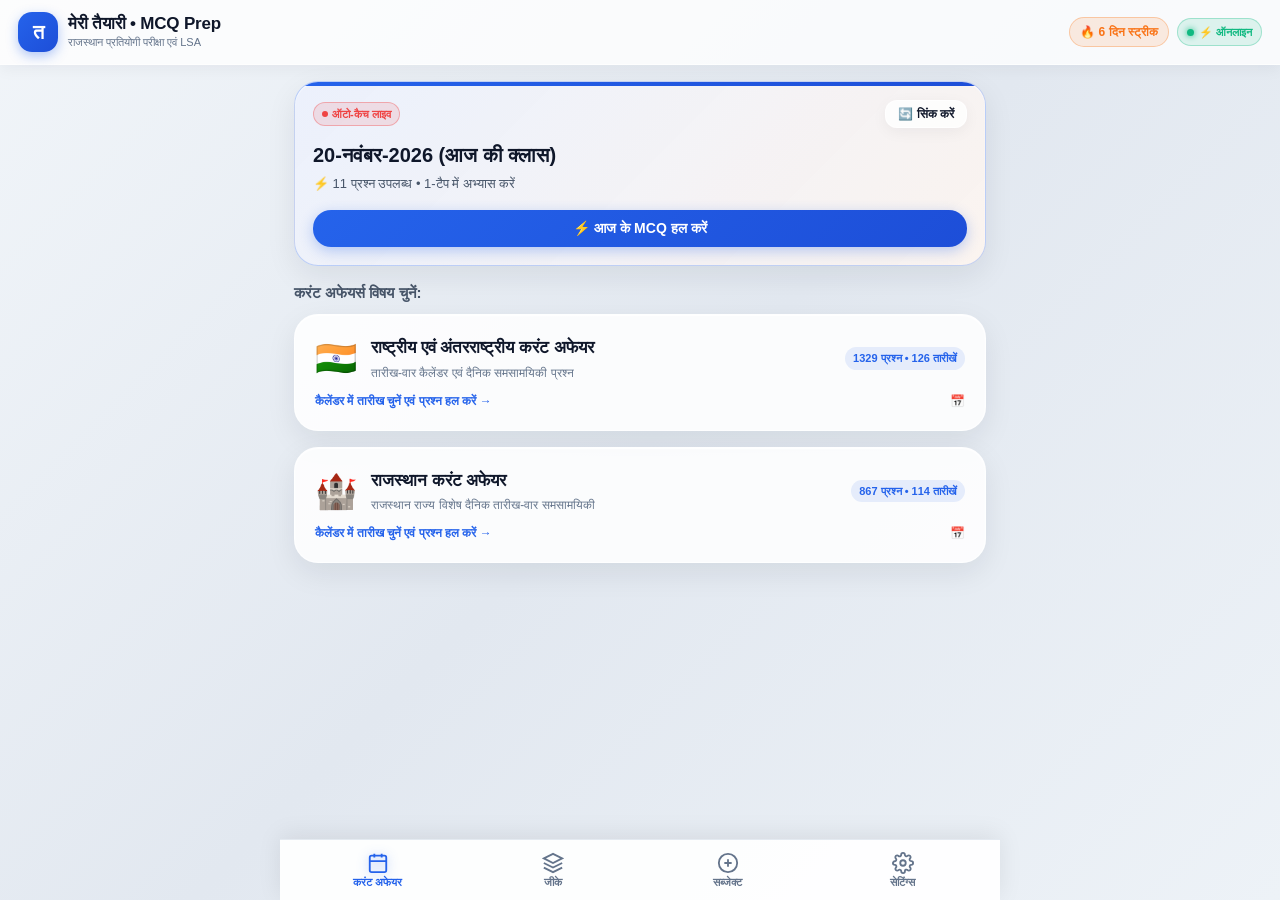
<file: index.html>
<!DOCTYPE html>
<html lang="hi" data-theme="light">
<head>
  <meta charset="UTF-8">
  <meta name="viewport" content="width=device-width, initial-scale=1.0, maximum-scale=1.0, user-scalable=no, viewport-fit=cover">
  <meta name="theme-color" content="#2563eb">
  <title>मेरी तैयारी • MCQ Prep</title>
  <link rel="stylesheet" href="app.css">
  <link rel="manifest" href="manifest.json">
</head>
<body>

  <!-- Top App Header -->
  <header class="app-header">
    <div class="brand-wrapper">
      <div class="brand-logo-badge">त</div>
      <div class="brand-text">
        <h1>मेरी तैयारी • MCQ Prep</h1>
        <p>राजस्थान प्रतियोगी परीक्षा एवं LSA</p>
      </div>
    </div>
    <div class="header-badges">
      <div class="streak-pill" id="header-streak-badge" data-action="open-streak-info">
        🔥 <span>6 दिन स्ट्रीक</span>
      </div>
      <div class="sync-status-pill" id="header-sync-status">
        <span class="sync-dot"></span>
        <span>🟢 ऑफलाइन तैयार</span>
      </div>
    </div>
  </header>

  <!-- Main View Container -->
  <main class="main-container">

    <!-- ================= TAB 1: करंट अफेयर ================= -->
    <section id="tab-ca" class="view-section active">
      
      <!-- 1. मुख्य पृष्ठ (केवल 2 मुख्य विकल्प: राष्ट्रीय/अंतरराष्ट्रीय और राजस्थान करंट अफेयर, यहाँ कैलेंडर नहीं दिखेगा) -->
      <div id="ca-main-hub">
        
        <!-- Top Priority Card: आज की क्लास • ऑटो-कैच लाइव -->
        <div class="glass-card today-priority-card">
          <div class="glass-card-header">
            <span class="live-badge">
              <span class="pulse-dot"></span>
              ऑटो-कैच लाइव
            </span>
            <button class="btn btn-secondary btn-sm" data-action="sync-today-class">
              🔄 सिंक करें
            </button>
          </div>
          <div class="today-content-box">
            <div class="today-date-text" id="today-class-date">
              20-नवंबर-2026 (आज की क्लास)
            </div>
            <div class="today-subtext" id="today-class-mcq-count">
              ताज़ा अपडेट: 19-नवंबर के 10 MCQ तैयार हैं • 20-नवंबर लाइव क्लास
            </div>
          </div>
          <div class="card-action-row">
            <button class="btn btn-primary btn-full" data-action="open-today-class">
              ⚡ आज के MCQ हल करें
            </button>
          </div>
        </div>

        <div style="margin: 16px 0 10px 0;">
          <h2 style="font-size: 15px; font-weight: 700; color: var(--text-secondary);">करंट अफेयर्स विषय चुनें:</h2>
        </div>

        <!-- विकल्प 1: राष्ट्रीय एवं अंतरराष्ट्रीय करंट अफेयर -->
        <div class="glass-card subject-card" data-action="open-ca-category" data-category="national_ca" style="padding: 20px; cursor: pointer;">
          <div class="glass-card-header" style="margin-bottom: 8px;">
            <div style="display: flex; align-items: center; gap: 14px;">
              <div style="font-size: 34px; line-height: 1;">🇮🇳</div>
              <div>
                <h3 class="card-title" style="font-size: 17px; margin-bottom: 3px;">
                  राष्ट्रीय एवं अंतरराष्ट्रीय करंट अफेयर
                </h3>
                <p style="font-size: 12px; color: var(--text-muted);">
                  तारीख-वार कैलेंडर एवं दैनिक समसामयिकी प्रश्न
                </p>
              </div>
            </div>
            <span class="badge-count" id="badge-nat-ca-count">1101 प्रश्न • 125 तारीखें</span>
          </div>
          <div style="display: flex; justify-content: space-between; align-items: center; margin-top: 10px; font-size: 12px; color: var(--primary); font-weight: 600;">
            <span>कैलेंडर में तारीख चुनें एवं प्रश्न हल करें →</span>
            <span>📅</span>
          </div>
        </div>

        <!-- विकल्प 2: राजस्थान करंट अफेयर -->
        <div class="glass-card subject-card" data-action="open-ca-category" data-category="rajasthan_ca" style="padding: 20px; cursor: pointer;">
          <div class="glass-card-header" style="margin-bottom: 8px;">
            <div style="display: flex; align-items: center; gap: 14px;">
              <div style="font-size: 34px; line-height: 1;">🏰</div>
              <div>
                <h3 class="card-title" style="font-size: 17px; margin-bottom: 3px;">
                  राजस्थान करंट अफेयर
                </h3>
                <p style="font-size: 12px; color: var(--text-muted);">
                  राजस्थान राज्य विशेष दैनिक तारीख-वार समसामयिकी
                </p>
              </div>
            </div>
            <span class="badge-unlinked" id="badge-raj-ca-count">0 प्रश्न • डॉक्यूमेंट लिंक नहीं है</span>
          </div>
          <div style="display: flex; justify-content: space-between; align-items: center; margin-top: 10px; font-size: 12px; color: var(--primary); font-weight: 600;">
            <span>कैलेंडर में तारीख चुनें एवं प्रश्न हल करें →</span>
            <span>📅</span>
          </div>
        </div>

      </div>

      <!-- 2. समर्पित कैलेंडर व तारीख-वार विवरण स्क्रीन (कैटेगरी पर टैप करने के बाद यहाँ दिखाई देगी) -->
      <div id="ca-category-detail" style="display: none;">
        
        <!-- Header with Back Button and Category Title -->
        <div class="glass-card" style="padding: 14px 16px; margin-bottom: 12px;">
          <div class="glass-card-header" style="margin-bottom: 0;">
            <button class="btn btn-secondary btn-sm" data-action="back-to-ca-hub">
              ← वापस (करंट अफेयर)
            </button>
            <button class="btn btn-secondary btn-sm" data-action="sync-current-affairs">
              🔄 सिंक करें
            </button>
          </div>
          <div style="margin-top: 10px;">
            <h2 id="ca-detail-title" style="font-size: 18px; font-weight: 800; line-height: 1.2;">
              राष्ट्रीय एवं अंतरराष्ट्रीय करंट अफेयर
            </h2>
            <p id="ca-detail-subtitle" style="font-size: 12px; color: var(--text-muted); margin-top: 3px;">
              कैलेंडर में किसी भी तारीख पर टैप करें, उस तारीख के प्रश्न एवं नोट्स ठीक नीचे लोड होंगे
            </p>
          </div>
        </div>

        <!-- Interactive Date-Wise Calendar Card -->
        <div class="glass-card calendar-card" id="calendar-section">
          <div class="calendar-header-nav">
            <div class="calendar-month-title">
              <span>📅</span>
              <select class="form-select" id="cal-month-select" data-action="select-cal-month" style="width: auto; padding: 4px 8px; font-weight: 700;">
                <option value="2026-11">नवंबर 2026</option>
                <option value="2026-10">अक्टूबर 2026</option>
                <option value="2026-09">सितंबर 2026</option>
                <option value="2026-08">अगस्त 2026</option>
                <option value="2026-07">जुलाई 2026</option>
              </select>
            </div>
            <div style="display: flex; gap: 6px; align-items: center;">
              <button class="btn btn-secondary btn-sm" data-action="cal-prev-month">◀</button>
              <button class="btn btn-secondary btn-sm" data-action="cal-next-month">▶</button>
            </div>
          </div>

          <!-- Weekdays Row -->
          <div class="calendar-weekdays">
            <div>सोम</div><div>मंगल</div><div>बुध</div><div>गुरु</div><div>शुक्र</div><div>शनि</div><div>रवि</div>
          </div>

          <!-- 7-Column Days Grid -->
          <div class="calendar-grid" id="calendar-days-grid">
            <!-- Populated dynamically by app.js -->
          </div>
        </div>

        <!-- Date-Range Mega Revision Tests -->
        <div class="glass-card mega-revision-card" style="margin-bottom: 16px;">
          <div class="glass-card-header">
            <h3 class="card-title" style="color: #4f46e5;">
              <span>⚡</span> तारीख-रेंज मेगा रिवीज़न टेस्ट
            </h3>
            <span class="badge-count" style="background: rgba(79, 70, 229, 0.15); color: #4f46e5;">साप्ताहिक व मासिक</span>
          </div>
          <div class="mega-btn-group">
            <button class="btn btn-secondary btn-full" data-action="launch-mega-test" data-type="last_7_days">
              ⏱️ पिछले 7 दिन (साप्ताहिक)
            </button>
            <button class="btn btn-primary btn-full" data-action="launch-mega-test" data-type="full_month">
              🏆 पूरा महीना (1 से 20)
            </button>
          </div>
        </div>

        <!-- Date-Specific Content Directly Below Calendar -->
        <div id="ca-date-content-container">
          <!-- Populated when user taps any date in calendar! -->
        </div>

      </div>

    </section>

    <!-- ================= TAB 2: राजस्थान जीके ================= -->
    <section id="tab-gk" class="view-section">
      
      <!-- Sub-tabs bar: No dates! -->
      <div class="subtab-bar">
        <button class="subtab-btn active" data-action="switch-gk-subtab" data-subcat="geography">
          🗺️ राजस्थान भूगोल
        </button>
        <button class="subtab-btn" data-action="switch-gk-subtab" data-subcat="art_culture">
          🎭 कला एवं संस्कृति
        </button>
        <button class="subtab-btn" data-action="switch-gk-subtab" data-subcat="history">
          ⚔️ राजस्थान इतिहास
        </button>
      </div>

      <!-- Chapter-wise List -->
      <div id="gk-chapters-list">
        <!-- Rendered if linked -->
      </div>

      <!-- Empty State / Zero-Fabrication Prompt -->
      <div class="empty-state-box" id="gk-empty-state">
        <span class="empty-icon">📂</span>
        <h4 id="gk-empty-category-name">राजस्थान भूगोल</h4>
        <p><strong>0 प्रश्न • डॉक्यूमेंट लिंक नहीं है</strong><br>इस विषय के लिए अभी कोई गूगल डॉक लिंक नहीं किया गया है।</p>
        <button class="btn btn-primary" data-action="prompt-add-doc" data-target="geography">
          सेटिंग्स में डॉक्यूमेंट जोड़ें →
        </button>
      </div>

    </section>

    <!-- ================= TAB 3: सब्जेक्ट (LSA Veterinary) ================= -->
    <section id="tab-lsa" class="view-section">
      
      <div style="margin-bottom: 12px;">
        <h2 style="font-size: 16px; font-weight: 700;">पशुधन सहायक (LSA) डिप्लोमा विषय</h2>
        <p style="font-size: 12px; color: var(--text-muted);">सभी 10 वेटरनरी विषय • अध्याय-वार अभ्यास (शून्य डमी प्रश्न नियम)</p>
      </div>

      <div id="lsa-subjects-container">
        <!-- 10 Veterinary Subjects populated dynamically -->
      </div>

    </section>

    <!-- ================= TAB 4: सेटिंग्स ================= -->
    <section id="tab-settings" class="view-section">

      <!-- 0. Google Gemini AI Engine Configuration -->
      <div class="glass-card" style="margin-bottom: 16px; border: 1.5px solid rgba(59, 130, 246, 0.35);">
        <div class="glass-card-header">
          <h3 class="card-title">
            <span>🤖</span> Google Gemini AI इंजन
          </h3>
          <span class="badge-count" style="background: rgba(16, 185, 129, 0.15); color: #059669; font-weight: 700;">सक्रिय (Active)</span>
        </div>
        <p style="font-size: 13px; color: var(--text-secondary); margin-bottom: 12px; line-height: 1.5;">
          Google Gemini AI आपके गूगल डॉक्स व नोट्स को समझकर परीक्षा स्तर के प्रामाणिक प्रश्न और 4 सटीक विकल्प तैयार करता है।
        </p>

        <div class="form-group" style="margin-bottom: 10px;">
          <label class="form-label">Google Gemini API Key:</label>
          <div style="display: flex; gap: 8px;">
            <input type="password" class="form-input" id="gemini-api-key-input" placeholder="AQ.Ab... या AIzaSy..." style="flex: 1; font-family: monospace;">
            <button class="btn btn-secondary btn-sm" id="btn-toggle-key-visibility" type="button" title="Key देखें / छुपाएं">👁️</button>
          </div>
        </div>

        <div style="display: flex; align-items: center; gap: 10px;">
          <button class="btn btn-primary btn-sm" id="btn-save-gemini-key">
            💾 API Key सेव करें
          </button>
          <span id="gemini-key-status" style="font-size: 12px; font-weight: 600; color: #059669;"></span>
        </div>
      </div>

      <!-- 1. Add & Manage Google Docs -->
      <div class="glass-card" id="add-doc-card">
        <div class="glass-card-header">
          <h3 class="card-title">
            <span>📄</span> डॉक्यूमेंट ऐड एवं मैनेज करें
          </h3>
          <span class="badge-count">स्मार्ट पार्सर</span>
        </div>
        <p style="font-size: 13px; color: var(--text-secondary); margin-bottom: 14px;">
          गूगल डॉक्स URL या टेक्स्ट नोट्स जोड़ें। करंट अफेयर्स में तारीखें स्वतः पहचान ली जाती हैं।
        </p>

        <div class="form-group">
          <label class="form-label">टारगेट विषय / श्रेणी चुनें:</label>
          <select class="form-select" id="target-category-select">
            <optgroup label="करंट अफेयर">
              <option value="national_ca">राष्ट्रीय एवं अंतरराष्ट्रीय करंट अफेयर</option>
              <option value="rajasthan_ca">राजस्थान करंट अफेयर</option>
            </optgroup>
            <optgroup label="राजस्थान सामान्य ज्ञान">
              <option value="geography">राजस्थान भूगोल (Geography)</option>
              <option value="art_culture">कला एवं संस्कृति (Art & Culture)</option>
              <option value="history">राजस्थान इतिहास (History)</option>
            </optgroup>
            <optgroup label="LSA वेटरनरी 10 विषय">
              <option value="lsa_anatomy">1. वेटरनरी एनाटॉमी</option>
              <option value="lsa_physiology">2. वेटरनरी फिजियोलॉजी</option>
              <option value="lsa_nutrition">3. पशु पोषण</option>
              <option value="lsa_lpm">4. पशुधन उत्पादन एवं प्रबंधन (LPM)</option>
              <option value="lsa_pharmacology">5. वेटरनरी फार्माकोलॉजी एवं टॉक्सिकोलॉजी</option>
              <option value="lsa_medicine">6. वेटरनरी मेडिसिन</option>
              <option value="lsa_surgery">7. वेटरनरी सर्जरी एवं रेडियोलॉजी</option>
              <option value="lsa_gynecology">8. पशु प्रजनन एवं स्त्री रोग विज्ञान</option>
              <option value="lsa_genetics">9. पशु आनुवंशिकी एवं प्रजनन</option>
              <option value="lsa_extension">10. प्रसार शिक्षा एवं पशुपालन अर्थशास्त्र</option>
            </optgroup>
          </select>
        </div>

        <div class="form-group">
          <label class="form-label">गूगल डॉक्स URL:</label>
          <input type="url" class="form-input" id="doc-url-input" placeholder="https://docs.google.com/document/d/.../edit">
        </div>

        <div class="form-group">
          <label class="form-label">अध्याय शीर्षक (जीके / LSA हेतु):</label>
          <input type="text" class="form-input" id="chapter-title-input" placeholder="उदा. भौतिक प्रदेश / पाचन तंत्र (वैकल्पिक)">
        </div>

        <div class="form-group">
          <label class="form-label">या सीधे नोट्स टेक्स्ट पेस्ट करें (ऑफलाइन / प्राइवेट डॉक):</label>
          <textarea class="form-textarea" id="raw-text-input" rows="3" placeholder="यहाँ प्रश्न/उत्तर या दैनिक नोट्स पेस्ट करें..."></textarea>
        </div>

        <button class="btn btn-primary btn-full" id="btn-save-doc">
          🔄 इंक्रीमेंटल री-सिंक एवं सेव करें
        </button>

        <div id="doc-sync-status-msg" style="display: none; margin-top: 10px; font-size: 13px; font-weight: 600;"></div>

        <!-- Linked Docs Table -->
        <div style="margin-top: 18px;">
          <h4 style="font-size: 13px; font-weight: 700; color: var(--text-secondary); margin-bottom: 8px;">लिंक किए गए डॉक्यूमेंट:</h4>
          <div style="overflow-x: auto;">
            <table style="width: 100%; border-collapse: collapse; font-size: 13px;">
              <thead>
                <tr style="text-align: left; color: var(--text-muted); border-bottom: 1.5px solid var(--glass-border);">
                  <th style="padding: 6px 8px;">विषय</th>
                  <th style="padding: 6px 8px;">MCQ संख्या</th>
                  <th style="padding: 6px 8px;">स्थिति</th>
                </tr>
              </thead>
              <tbody id="linked-docs-tbody">
                <!-- Rendered dynamically -->
              </tbody>
            </table>
          </div>
        </div>

      </div>

      <!-- 2. Wrong Answer Vault -->
      <div class="glass-card" style="border-left: 4px solid var(--danger);">
        <div class="glass-card-header">
          <h3 class="card-title">
            <span>🚨</span> गलत सवाल (Wrong Answer Vault)
          </h3>
          <span class="badge-count" id="vault-count-badge" style="background: var(--danger-bg); color: var(--danger);">0 प्रश्न</span>
        </div>
        <p style="font-size: 13px; color: var(--text-secondary); margin-bottom: 12px;">
          प्रैक्टिस या एग्जाम में गलत हुए सवाल यहाँ स्वतः सहेजे जाते हैं। री-टेस्ट में सही उत्तर देने पर सवाल तिजोरी से हट जाता है।
        </p>
        <button class="btn btn-secondary btn-full" data-action="open-wrong-vault">
          ⚡ गलत सवालों का री-टेस्ट शुरू करें
        </button>
      </div>

      <!-- 3. Saved Bookmarks -->
      <div class="glass-card" style="border-left: 4px solid var(--accent-orange);">
        <div class="glass-card-header">
          <h3 class="card-title">
            <span>★</span> बुकमार्क सवाल (Saved Bookmarks)
          </h3>
          <span class="badge-count" id="bookmarks-count-badge" style="background: var(--accent-orange-light); color: var(--accent-orange);">0 प्रश्न</span>
        </div>
        <p style="font-size: 13px; color: var(--text-secondary); margin-bottom: 12px;">
          कठिन या महत्वपूर्ण सवाल जिन्हें आपने त्वरित रिवीज़न के लिए बुकमार्क किया है।
        </p>
        <button class="btn btn-secondary btn-full" data-action="open-bookmarks">
          📖 बुकमार्क सवालों का रिवीज़न करें
        </button>
      </div>

      <!-- 4. In-App Live Update -->
      <div class="glass-card">
        <div class="glass-card-header">
          <h3 class="card-title">
            <span>🚀</span> इन-ऐप अपडेट (Live Update)
          </h3>
          <span class="badge-count">v4.0.0</span>
        </div>
        <p style="font-size: 13px; color: var(--text-secondary); margin-bottom: 12px;">
          नवीनतम करंट अफेयर्स पैच और RPSC/RSSB सिलेबस अपडेट सीधे ऐप में इंस्टॉल करें।
        </p>
        <button class="btn btn-primary btn-full" id="btn-check-update" data-action="check-in-app-update">
          🔄 अपडेट चेक व इंस्टॉल करें
        </button>
        <div class="update-progress-container" id="update-progress-box">
          <div class="progress-track">
            <div class="progress-fill" id="update-progress-fill"></div>
          </div>
          <div class="progress-status-msg" id="update-status-text">अपडेट प्रारंभ हो रहा है...</div>
        </div>
      </div>

      <!-- 5. Theme & Offline Storage -->
      <div class="glass-card">
        <div class="glass-card-header">
          <h3 class="card-title">
            <span>⚙️</span> थीम व ऑफलाइन लोकल कैश
          </h3>
        </div>

        <div class="form-group">
          <label class="form-label">थीम का चयन करें:</label>
          <select class="form-select" id="settings-theme-select">
            <option value="light">☀️ Light Liquid Glass (दिन के लिए)</option>
            <option value="dark">🌙 Dark Liquid Glass (आँखों के लिए आरामदायक)</option>
          </select>
        </div>

        <div style="display: flex; justify-content: space-between; font-size: 13px; margin: 12px 0;">
          <span style="color: var(--text-muted);">कुल ऑफलाइन MCQs:</span>
          <span style="font-weight: 700;" id="stat-total-mcqs">1101 MCQs</span>
        </div>
        <div style="display: flex; justify-content: space-between; font-size: 13px; margin: 12px 0;">
          <span style="color: var(--text-muted);">लोकल स्टोरेज स्थिति:</span>
          <span style="font-weight: 700; color: var(--success);" id="stat-storage-size">2.4 MB / 100% ऑफलाइन कैश</span>
        </div>

        <div class="card-action-row" style="margin-top: 14px;">
          <button class="btn btn-secondary btn-full" data-action="export-backup-json">
            💾 बैकअप JSON एक्सपोर्ट
          </button>
          <button class="btn btn-secondary btn-full" data-action="clear-cache" style="color: var(--danger);">
            🗑️ कैश रीसेट करें
          </button>
        </div>
      </div>

    </section>

    <!-- ================= QUIZ & STUDY WORKSPACE VIEW ================= -->
    <section id="view-workspace" class="view-section">
      
      <!-- Top Navigation & Title Bar -->
      <div class="glass-card">
        <div class="glass-card-header">
          <button class="btn btn-secondary btn-sm" data-action="close-workspace">
            ← वापस जाएं
          </button>
          <div style="display: flex; gap: 6px;">
            <button class="btn btn-secondary btn-sm" data-action="reset-chapter-answers" id="btn-reset-chapter" title="इस अध्याय के उत्तर री-सेट करके पुनः अभ्यास करें">
              🔄 पुनः हल करें
            </button>
            <button class="btn btn-secondary btn-sm" data-action="open-print-modal">
              🖨️ A4 PDF
            </button>
          </div>
        </div>
        <h2 id="workspace-title" style="font-size: 16px; font-weight: 800; line-height: 1.3;">-</h2>
        <p id="workspace-subtitle" style="font-size: 12px; color: var(--text-muted); margin-top: 4px;">-</p>
      </div>

      <!-- Controls: View Switcher & Mode Switcher -->
      <div class="view-mode-toggles">
        <div class="segmented-control">
          <button class="segment-btn active" data-action="switch-quiz-view" data-view="mcq">
            📝 MCQ अभ्यास
          </button>
          <button class="segment-btn" data-action="switch-quiz-view" data-view="oneliner">
            📖 वन-लाइनर नोट्स
          </button>
        </div>

        <div class="segmented-control">
          <button class="segment-btn active" data-action="switch-quiz-mode" data-mode="practice">
            ⚡ प्रैक्टिस मोड
          </button>
          <button class="segment-btn" data-action="switch-quiz-mode" data-mode="exam">
            ⏱️ एग्जाम मोड
          </button>
        </div>
      </div>

      <!-- Exam Timer Bar (Visible only in Exam mode) -->
      <div class="exam-timer-bar" id="exam-timer-bar" style="display: none; margin-top: 14px;">
        <div class="timer-display">
          <span>⏳</span>
          <span id="exam-timer-text">00:00</span>
        </div>
        <div class="marking-info-tag">
          RPSC/RSSB: +2 सही | -0.67 निगेटिव (1/3)
        </div>
      </div>

      <!-- Exam Question Palette (Visible only in Exam mode) -->
      <div id="exam-palette-container" style="display: none;">
        <div class="exam-palette" id="exam-palette-grid">
          <!-- Populated dynamically -->
        </div>
      </div>

      <!-- Questions Container -->
      <div id="workspace-mcq-list" style="margin-top: 16px;">
        <!-- MCQ cards populated dynamically -->
      </div>

      <!-- One-Liners Container -->
      <div id="workspace-oneliner-list" style="display: none; margin-top: 16px;">
        <!-- One liner cards populated dynamically -->
      </div>

      <!-- Submit Exam Button -->
      <div id="btn-submit-exam" style="display: none; margin-top: 16px;">
        <button class="btn btn-primary btn-full" data-action="submit-exam" style="padding: 14px; font-size: 16px;">
          🏁 परीक्षा सबमिट करें व स्कोरकार्ड देखें
        </button>
      </div>

    </section>

  </main>

  <!-- ================= FIXED 4-TAB BOTTOM NAVIGATION BAR ================= -->
  <nav class="bottom-nav-bar">
    <button class="nav-tab-btn active" data-tab="tab-ca">
      <svg viewBox="0 0 24 24"><path d="M19 4H5a2 2 0 0 0-2 2v14a2 2 0 0 0 2 2h14a2 2 0 0 0 2-2V6a2 2 0 0 0-2-2zM16 2v4M8 2v4M3 10h18"/></svg>
      <span>करंट अफेयर</span>
    </button>
    <button class="nav-tab-btn" data-tab="tab-gk">
      <svg viewBox="0 0 24 24"><path d="M12 2L2 7l10 5 10-5-10-5zM2 17l10 5 10-5M2 12l10 5 10-5"/></svg>
      <span>जीके</span>
    </button>
    <button class="nav-tab-btn" data-tab="tab-lsa">
      <svg viewBox="0 0 24 24"><circle cx="12" cy="12" r="10"/><path d="M12 8v8M8 12h8"/></svg>
      <span>सब्जेक्ट</span>
    </button>
    <button class="nav-tab-btn" data-tab="tab-settings">
      <svg viewBox="0 0 24 24"><circle cx="12" cy="12" r="3"/><path d="M19.4 15a1.65 1.65 0 0 0 .33 1.82l.06.06a2 2 0 0 1 0 2.83 2 2 0 0 1-2.83 0l-.06-.06a1.65 1.65 0 0 0-1.82-.33 1.65 1.65 0 0 0-1 1.51V21a2 2 0 0 1-2 2 2 2 0 0 1-2-2v-.09A1.65 1.65 0 0 0 9 19.4a1.65 1.65 0 0 0-1.82.33l-.06.06a2 2 0 0 1-2.83 0 2 2 0 0 1 0-2.83l.06-.06a1.65 1.65 0 0 0 .33-1.82 1.65 1.65 0 0 0-1.51-1H3a2 2 0 0 1-2-2 2 2 0 0 1 2-2h.09A1.65 1.65 0 0 0 4.6 9a1.65 1.65 0 0 0-.33-1.82l-.06-.06a2 2 0 0 1 0-2.83 2 2 0 0 1 2.83 0l.06.06a1.65 1.65 0 0 0 1.82.33H9a1.65 1.65 0 0 0 1-1.51V3a2 2 0 0 1 2-2 2 2 0 0 1 2 2v.09a1.65 1.65 0 0 0 1 1.51 1.65 1.65 0 0 0 1.82-.33l.06-.06a2 2 0 0 1 2.83 0 2 2 0 0 1 0 2.83l-.06.06a1.65 1.65 0 0 0-.33 1.82V9a1.65 1.65 0 0 0 1.51 1H21a2 2 0 0 1 2 2 2 2 0 0 1-2 2h-.09a1.65 1.65 0 0 0-1.51 1z"/></svg>
      <span>सेटिंग्स</span>
    </button>
  </nav>

  <!-- ================= MODALS ================= -->

  <!-- Scorecard Modal -->
  <div class="modal-overlay" id="scorecard-modal">
    <div class="modal-sheet">
      <div class="modal-title">
        <span>🏆</span> परीक्षा स्कोरकार्ड (RPSC / RSSB)
      </div>
      <p style="font-size: 13px; color: var(--text-secondary);">
        1/3 निगेटिव मार्किंग (-0.67 अंक) के साथ अंतिम परिणाम:
      </p>

      <div class="scorecard-stats-grid">
        <div class="stat-metric-card">
          <div class="metric-num" id="score-total-val">0</div>
          <div class="metric-label">कुल प्राप्तांक</div>
        </div>
        <div class="stat-metric-card">
          <div class="metric-num" style="color: var(--success);" id="score-correct-val">0</div>
          <div class="metric-label">सही उत्तर (+2)</div>
        </div>
        <div class="stat-metric-card">
          <div class="metric-num" style="color: var(--danger);" id="score-wrong-val">0</div>
          <div class="metric-label">गलत उत्तर (-0.67)</div>
        </div>
      </div>

      <div class="scorecard-stats-grid">
        <div class="stat-metric-card">
          <div class="metric-num" style="color: var(--text-muted);" id="score-unattempted-val">0</div>
          <div class="metric-label">अनुत्तरित (0)</div>
        </div>
        <div class="stat-metric-card" style="grid-column: span 2;">
          <div class="metric-num" style="color: var(--primary);" id="score-accuracy-val">0%</div>
          <div class="metric-label">सटीकता (Accuracy %)</div>
        </div>
      </div>

      <button class="btn btn-primary btn-full" data-action="close-scorecard-modal" style="margin-top: 10px;">
        📖 सभी प्रश्नों की व्याख्या देखें
      </button>
    </div>
  </div>

  <!-- Print Layout Selection Modal -->
  <div class="modal-overlay" id="print-modal">
    <div class="modal-sheet">
      <div class="modal-title">
        <span>🖨️</span> प्रिंट-रेडी A4 PDF एक्सपोर्ट
      </div>
      <p style="font-size: 13px; color: var(--text-secondary); margin-bottom: 16px;">
        परीक्षा रिवीज़न के लिए प्रिंट लेआउट चुनें (बिना किसी वीडियो टाइमस्टैम्प के स्वच्छ A4 लेआउट):
      </p>

      <div style="display: flex; flex-direction: column; gap: 10px;">
        <button class="btn btn-primary btn-full" data-action="trigger-print" data-layout="1-col">
          📄 फुल A4 (1-कॉलम विस्तृत लेआउट)
        </button>
        <button class="btn btn-secondary btn-full" data-action="trigger-print" data-layout="2-col">
          📑 हाफ-पेज A4 (2-कॉलम कॉम्पैक्ट प्रिंट)
        </button>
        <button class="btn btn-secondary btn-full" data-action="close-print-modal" style="margin-top: 6px;">
          रद्द करें
        </button>
      </div>
    </div>
  </div>

  <!-- Streak Info Modal -->
  <div class="modal-overlay" id="streak-modal">
    <div class="modal-sheet">
      <div class="modal-title">
        <span>🔥</span> दैनिक अध्ययन स्ट्रीक
      </div>
      <p style="font-size: 14px; line-height: 1.6; color: var(--text-secondary);">
        आपकी वर्तमान स्ट्रीक <strong>सक्रिय</strong> है! प्रतिदिन करंट अफेयर्स या विषयवार MCQ हल करने से आपकी परीक्षा स्मरण शक्ति 4x बढ़ती है।
      </p>
      <div style="background: var(--accent-orange-light); border-radius: var(--radius-md); padding: 14px; margin: 14px 0; text-align: center;">
        <div style="font-size: 28px; font-weight: 800; color: var(--accent-orange);">🔥 लगातार अभ्यास</div>
        <div style="font-size: 12px; font-weight: 600; color: var(--text-muted); margin-top: 4px;">RPSC / RSSB चयन का मूल मंत्र: निरंतरता</div>
      </div>
      <button class="btn btn-primary btn-full" data-action="close-streak-modal">
        समझ गया, अभ्यास जारी रखें
      </button>
    </div>
  </div>

  <!-- Clean Print Area (Hidden on screen, populated dynamically for window.print()) -->
  <div id="print-area-content"></div>

  <!-- Scripts: Initial Data -> Parser Engine -> App Controller -->
  <script src="initial_data.js"></script>
  <script src="parser.js"></script>
  <script src="app.js"></script>
</body>
</html>
</file>
<file: app.css>
/* Apple iOS 18 Liquid Glass Theme - "मेरी तैयारी (MCQ Prep)" */

:root {
  /* Light Liquid Glass Palette */
  --bg-gradient: linear-gradient(135deg, #f1f5f9 0%, #e2e8f0 50%, #edf2f7 100%);
  --glass-bg: rgba(255, 255, 255, 0.78);
  --glass-bg-subtle: rgba(255, 255, 255, 0.55);
  --glass-card: rgba(255, 255, 255, 0.85);
  --glass-border: rgba(255, 255, 255, 0.75);
  --glass-border-subtle: rgba(226, 232, 240, 0.8);
  --glass-shadow: 0 10px 30px rgba(15, 23, 42, 0.08), inset 0 1px 1px rgba(255, 255, 255, 0.9);
  --glass-shadow-sm: 0 4px 15px rgba(15, 23, 42, 0.05);
  
  --text-main: #0f172a;
  --text-secondary: #475569;
  --text-muted: #64748b;
  
  --primary: #2563eb;
  --primary-gradient: linear-gradient(135deg, #2563eb, #1d4ed8);
  --primary-light: rgba(37, 99, 235, 0.1);
  --primary-border: rgba(37, 99, 235, 0.25);
  
  --accent-orange: #f97316;
  --accent-orange-light: rgba(249, 115, 22, 0.12);
  
  --success: #10b981;
  --success-bg: rgba(16, 185, 129, 0.12);
  --success-border: #10b981;
  
  --danger: #ef4444;
  --danger-bg: rgba(239, 68, 68, 0.12);
  --danger-border: #ef4444;
  
  --warning: #f59e0b;
  --warning-bg: rgba(245, 158, 11, 0.12);
  
  --nav-bg: rgba(255, 255, 255, 0.92);
  --nav-border: rgba(226, 232, 240, 0.9);
  
  --radius-lg: 24px;
  --radius-md: 18px;
  --radius-sm: 12px;
  --radius-full: 9999px;
  
  --font-family: -apple-system, BlinkMacSystemFont, "Segoe UI", Roboto, "Noto Sans Devanagari", sans-serif;
  --touch-highlight: rgba(37, 99, 235, 0.15);
}

[data-theme="dark"] {
  /* Dark Liquid Glass Palette */
  --bg-gradient: linear-gradient(145deg, #090d16 0%, #0f172a 50%, #080c14 100%);
  --glass-bg: rgba(30, 41, 59, 0.72);
  --glass-bg-subtle: rgba(30, 41, 59, 0.5);
  --glass-card: rgba(30, 41, 59, 0.85);
  --glass-border: rgba(255, 255, 255, 0.14);
  --glass-border-subtle: rgba(255, 255, 255, 0.08);
  --glass-shadow: 0 12px 35px rgba(0, 0, 0, 0.45), inset 0 1px 1px rgba(255, 255, 255, 0.12);
  --glass-shadow-sm: 0 4px 18px rgba(0, 0, 0, 0.3);
  
  --text-main: #f8fafc;
  --text-secondary: #cbd5e1;
  --text-muted: #94a3b8;
  
  --primary: #3b82f6;
  --primary-gradient: linear-gradient(135deg, #3b82f6, #2563eb);
  --primary-light: rgba(59, 130, 246, 0.18);
  --primary-border: rgba(59, 130, 246, 0.35);
  
  --nav-bg: rgba(15, 23, 42, 0.94);
  --nav-border: rgba(255, 255, 255, 0.12);
}

* {
  box-sizing: border-box;
  margin: 0;
  padding: 0;
  -webkit-tap-highlight-color: transparent;
}

body {
  font-family: var(--font-family);
  background: var(--bg-gradient);
  background-attachment: fixed;
  color: var(--text-main);
  min-height: 100vh;
  padding-bottom: 95px; /* for bottom nav */
  line-height: 1.5;
  user-select: none;
  overflow-x: hidden;
}

/* App Header */
.app-header {
  position: sticky;
  top: 0;
  z-index: 100;
  background: var(--glass-bg);
  border-bottom: 1px solid var(--glass-border);
  box-shadow: var(--glass-shadow-sm);
  padding: 12px 18px;
  display: flex;
  align-items: center;
  justify-content: space-between;
}

.brand-wrapper {
  display: flex;
  align-items: center;
  gap: 10px;
}

.brand-logo-badge {
  width: 40px;
  height: 40px;
  border-radius: 14px;
  background: var(--primary-gradient);
  display: flex;
  align-items: center;
  justify-content: center;
  color: #fff;
  font-weight: 800;
  font-size: 20px;
  box-shadow: 0 4px 12px rgba(37, 99, 235, 0.35);
}

.brand-text h1 {
  font-size: 17px;
  font-weight: 700;
  letter-spacing: -0.2px;
  color: var(--text-main);
  line-height: 1.2;
}

.brand-text p {
  font-size: 11px;
  color: var(--text-muted);
  font-weight: 500;
}

.header-badges {
  display: flex;
  align-items: center;
  gap: 8px;
}

.streak-pill {
  background: var(--accent-orange-light);
  border: 1px solid rgba(249, 115, 22, 0.3);
  color: var(--accent-orange);
  font-size: 12px;
  font-weight: 700;
  padding: 5px 10px;
  border-radius: var(--radius-full);
  display: flex;
  align-items: center;
  gap: 4px;
  cursor: pointer;
  transition: transform 0.15s ease;
}

.streak-pill:active {
  transform: scale(0.95);
}

.sync-status-pill {
  background: var(--success-bg);
  border: 1px solid rgba(16, 185, 129, 0.3);
  color: var(--success);
  font-size: 11px;
  font-weight: 600;
  padding: 5px 9px;
  border-radius: var(--radius-full);
  display: flex;
  align-items: center;
  gap: 5px;
}

.sync-dot {
  width: 7px;
  height: 7px;
  border-radius: 50%;
  background: var(--success);
  display: inline-block;
  box-shadow: 0 0 6px var(--success);
}

/* Tab Views Container */
.main-container {
  max-width: 720px;
  margin: 0 auto;
  padding: 16px 14px;
}

.view-section {
  display: none;
  animation: fadeInView 0.25s ease-out forwards;
}

.view-section.active {
  display: block;
}

@keyframes fadeInView {
  from { opacity: 0; transform: translateY(6px); }
  to { opacity: 1; transform: translateY(0); }
}

/* iOS 18 Liquid Glass Card */
.glass-card {
  background: var(--glass-card);
  border: 1px solid var(--glass-border);
  box-shadow: var(--glass-shadow);
  border-radius: var(--radius-lg);
  padding: 18px;
  margin-bottom: 16px;
  position: relative;
  overflow: hidden;
  transition: transform 0.15s ease, box-shadow 0.15s ease;
}

.glass-card-header {
  display: flex;
  align-items: center;
  justify-content: space-between;
  margin-bottom: 12px;
}

.card-title {
  font-size: 16px;
  font-weight: 700;
  color: var(--text-main);
  display: flex;
  align-items: center;
  gap: 8px;
}

/* Priority Card: Today's Live Class */
.today-priority-card {
  background: linear-gradient(135deg, rgba(37, 99, 235, 0.08), rgba(249, 115, 22, 0.06)), var(--glass-card);
  border: 1.5px solid var(--primary-border);
  position: relative;
}

.today-priority-card::before {
  content: "";
  position: absolute;
  top: 0;
  left: 0;
  right: 0;
  height: 4px;
  background: var(--primary-gradient);
}

.live-badge {
  background: var(--danger-bg);
  border: 1px solid rgba(239, 68, 68, 0.35);
  color: var(--danger);
  font-size: 11px;
  font-weight: 700;
  padding: 3px 8px;
  border-radius: var(--radius-full);
  display: flex;
  align-items: center;
  gap: 4px;
}

.pulse-dot {
  width: 6px;
  height: 6px;
  background: var(--danger);
  border-radius: 50%;
  animation: pulseAnim 1.4s infinite;
}

@keyframes pulseAnim {
  0% { transform: scale(0.9); opacity: 0.8; }
  50% { transform: scale(1.4); opacity: 1; }
  100% { transform: scale(0.9); opacity: 0.8; }
}

.today-content-box {
  margin: 12px 0 16px 0;
}

.today-date-text {
  font-size: 20px;
  font-weight: 800;
  color: var(--text-main);
  display: flex;
  align-items: center;
  gap: 8px;
}

.today-subtext {
  font-size: 13px;
  color: var(--text-secondary);
  margin-top: 4px;
}

.card-action-row {
  display: flex;
  gap: 10px;
}

/* Buttons */
.btn {
  font-family: inherit;
  font-weight: 600;
  font-size: 14px;
  padding: 10px 16px;
  border-radius: var(--radius-md);
  border: none;
  cursor: pointer;
  display: inline-flex;
  align-items: center;
  justify-content: center;
  gap: 6px;
  transition: all 0.15s ease;
  user-select: none;
}

.btn:active {
  transform: scale(0.97);
}

.btn-primary {
  background: var(--primary-gradient);
  color: #fff;
  box-shadow: 0 4px 14px rgba(37, 99, 235, 0.3);
}

.btn-secondary {
  background: var(--glass-bg);
  border: 1px solid var(--glass-border);
  color: var(--text-main);
  box-shadow: var(--glass-shadow-sm);
}

.btn-sm {
  font-size: 12px;
  padding: 6px 12px;
  border-radius: var(--radius-sm);
}

.btn-full {
  width: 100%;
}

.btn-icon-round {
  width: 36px;
  height: 36px;
  border-radius: 50%;
  padding: 0;
  background: var(--glass-bg);
  border: 1px solid var(--glass-border);
  color: var(--text-main);
}

/* Current Affairs Subject Cards */
.subject-card {
  cursor: pointer;
}

.subject-card:active {
  transform: scale(0.985);
}

.subject-card-meta {
  display: flex;
  align-items: center;
  gap: 10px;
  font-size: 13px;
  color: var(--text-secondary);
  margin-top: 6px;
}

.badge-count {
  background: var(--primary-light);
  color: var(--primary);
  font-weight: 700;
  padding: 3px 8px;
  border-radius: var(--radius-full);
  font-size: 11px;
}

.badge-unlinked {
  background: rgba(100, 116, 139, 0.12);
  color: var(--text-muted);
  font-weight: 600;
  padding: 3px 8px;
  border-radius: var(--radius-full);
  font-size: 11px;
}

/* Interactive Calendar Styles */
.calendar-card {
  padding: 16px;
}

.calendar-header-nav {
  display: flex;
  align-items: center;
  justify-content: space-between;
  margin-bottom: 14px;
}

.calendar-month-title {
  font-size: 16px;
  font-weight: 700;
  color: var(--text-main);
  display: flex;
  align-items: center;
  gap: 6px;
}

.calendar-weekdays {
  display: grid;
  grid-template-columns: repeat(7, 1fr);
  text-align: center;
  font-size: 11px;
  font-weight: 700;
  color: var(--text-muted);
  margin-bottom: 8px;
  text-transform: uppercase;
}

.calendar-grid {
  display: grid;
  grid-template-columns: repeat(7, 1fr);
  gap: 6px;
}

.calendar-cell {
  aspect-ratio: 1;
  background: var(--glass-bg-subtle);
  border: 1px solid var(--glass-border-subtle);
  border-radius: 14px;
  display: flex;
  flex-direction: column;
  align-items: center;
  justify-content: center;
  cursor: pointer;
  padding: 4px 2px;
  transition: all 0.15s ease;
  position: relative;
}

.calendar-cell:active {
  transform: scale(0.92);
}

.calendar-cell.has-questions {
  background: rgba(37, 99, 235, 0.08);
  border-color: rgba(37, 99, 235, 0.35);
}

.calendar-cell.is-practiced {
  border-color: rgba(16, 185, 129, 0.5);
  background: rgba(16, 185, 129, 0.08);
}

.calendar-cell.is-practiced .cell-q-count {
  color: #059669;
}

.calendar-cell.is-completed {
  border-color: #059669;
  background: rgba(16, 185, 129, 0.16);
}

.calendar-cell.selected {
  background: var(--primary) !important;
  border-color: var(--primary) !important;
  color: #fff !important;
  box-shadow: 0 4px 12px rgba(37, 99, 235, 0.45);
}

.calendar-cell.selected .cell-day-num,
.calendar-cell.selected .cell-q-count {
  color: #fff !important;
}

.calendar-cell.is-today::after {
  content: "";
  position: absolute;
  top: 4px;
  right: 4px;
  width: 5px;
  height: 5px;
  border-radius: 50%;
  background: var(--accent-orange);
}

.cell-day-num {
  font-size: 13px;
  font-weight: 700;
  color: var(--text-main);
  line-height: 1.1;
}

.cell-q-count {
  font-size: 9px;
  font-weight: 700;
  color: var(--primary);
  margin-top: 2px;
}

.cell-q-count.zero {
  color: var(--text-muted);
  opacity: 0.6;
}

/* Mega Revision Banner */
.mega-revision-card {
  background: linear-gradient(135deg, rgba(79, 70, 229, 0.1), rgba(37, 99, 235, 0.08)), var(--glass-card);
  border: 1px solid rgba(79, 70, 229, 0.3);
}

.mega-btn-group {
  display: grid;
  grid-template-columns: 1fr 1fr;
  gap: 10px;
  margin-top: 10px;
}

/* Sub-Tab Filter Bar */
.subtab-bar {
  display: flex;
  gap: 8px;
  margin-bottom: 16px;
  overflow-x: auto;
  padding-bottom: 4px;
}

.subtab-btn {
  background: var(--glass-bg);
  border: 1px solid var(--glass-border);
  color: var(--text-secondary);
  font-size: 13px;
  font-weight: 600;
  padding: 8px 14px;
  border-radius: var(--radius-full);
  white-space: nowrap;
  cursor: pointer;
  transition: all 0.15s ease;
}

.subtab-btn.active {
  background: var(--primary);
  color: #fff;
  border-color: var(--primary);
  box-shadow: 0 4px 12px rgba(37, 99, 235, 0.3);
}

/* Chapter / Subject List */
.chapter-item {
  background: var(--glass-bg);
  border: 1px solid var(--glass-border-subtle);
  border-radius: var(--radius-md);
  padding: 14px;
  margin-bottom: 10px;
  display: flex;
  align-items: center;
  justify-content: space-between;
  cursor: pointer;
  transition: transform 0.15s ease, background 0.15s ease;
}

.chapter-item:active {
  transform: scale(0.985);
}

.chapter-info h3 {
  font-size: 14px;
  font-weight: 700;
  color: var(--text-main);
}

.chapter-info p {
  font-size: 12px;
  color: var(--text-muted);
  margin-top: 2px;
}

.mastery-meter-container {
  display: flex;
  align-items: center;
  gap: 8px;
}

.meter-bar-bg {
  width: 60px;
  height: 6px;
  background: rgba(100, 116, 139, 0.2);
  border-radius: var(--radius-full);
  overflow: hidden;
}

.meter-bar-fill {
  height: 100%;
  background: var(--success);
  border-radius: var(--radius-full);
}

.meter-text {
  font-size: 11px;
  font-weight: 700;
  color: var(--text-muted);
  min-width: 32px;
}

/* Empty State / Unlinked Prompt */
.empty-state-box {
  text-align: center;
  padding: 32px 18px;
  background: var(--glass-bg-subtle);
  border: 1.5px dashed var(--glass-border);
  border-radius: var(--radius-lg);
  margin: 14px 0;
}

.empty-icon {
  font-size: 38px;
  margin-bottom: 10px;
  display: block;
}

.empty-state-box h4 {
  font-size: 16px;
  font-weight: 700;
  color: var(--text-main);
  margin-bottom: 6px;
}

.empty-state-box p {
  font-size: 13px;
  color: var(--text-secondary);
  margin-bottom: 16px;
  max-width: 380px;
  margin-left: auto;
  margin-right: auto;
}

/* Quiz Workspace Controls */
.quiz-header-bar {
  display: flex;
  flex-direction: column;
  gap: 12px;
  margin-bottom: 16px;
}

.view-mode-toggles {
  display: flex;
  align-items: center;
  justify-content: space-between;
  gap: 10px;
  flex-wrap: wrap;
}

.segmented-control {
  background: var(--glass-bg-subtle);
  border: 1px solid var(--glass-border);
  border-radius: var(--radius-full);
  padding: 3px;
  display: inline-flex;
}

.segment-btn {
  background: transparent;
  border: none;
  font-size: 12px;
  font-weight: 700;
  padding: 6px 14px;
  border-radius: var(--radius-full);
  color: var(--text-secondary);
  cursor: pointer;
  transition: all 0.15s ease;
}

.segment-btn.active {
  background: var(--primary);
  color: #fff;
  box-shadow: 0 2px 8px rgba(37, 99, 235, 0.3);
}

/* Exam Mode Timer Bar */
.exam-timer-bar {
  background: var(--primary-light);
  border: 1px solid var(--primary-border);
  border-radius: var(--radius-md);
  padding: 10px 14px;
  display: flex;
  align-items: center;
  justify-content: space-between;
  margin-bottom: 14px;
}

.timer-display {
  font-size: 17px;
  font-weight: 800;
  font-family: monospace;
  color: var(--primary);
  display: flex;
  align-items: center;
  gap: 6px;
}

.marking-info-tag {
  font-size: 11px;
  font-weight: 700;
  color: var(--text-secondary);
  background: var(--glass-bg);
  padding: 4px 8px;
  border-radius: var(--radius-full);
}

/* MCQ Question Card */
.mcq-card {
  background: var(--glass-card);
  border: 1px solid var(--glass-border);
  border-radius: var(--radius-lg);
  box-shadow: var(--glass-shadow);
  padding: 18px;
  margin-bottom: 16px;
  position: relative;
}

.mcq-q-header {
  display: flex;
  align-items: flex-start;
  justify-content: space-between;
  gap: 10px;
  margin-bottom: 12px;
}

.mcq-num-badge {
  background: var(--primary-light);
  color: var(--primary);
  font-weight: 800;
  font-size: 12px;
  padding: 3px 8px;
  border-radius: var(--radius-sm);
  white-space: nowrap;
}

.mcq-bookmark-btn {
  background: transparent;
  border: none;
  font-size: 18px;
  cursor: pointer;
  color: var(--text-muted);
  transition: color 0.15s ease, transform 0.15s ease;
}

.mcq-bookmark-btn.bookmarked {
  color: var(--accent-orange);
  transform: scale(1.15);
}

.mcq-question-text {
  font-size: 15px;
  font-weight: 700;
  line-height: 1.5;
  color: var(--text-main);
  margin-bottom: 16px;
}

.mcq-options-list {
  display: flex;
  flex-direction: column;
  gap: 8px;
  margin-bottom: 14px;
}

.option-item {
  background: var(--glass-bg-subtle);
  border: 1.5px solid var(--glass-border-subtle);
  border-radius: var(--radius-md);
  padding: 12px 14px;
  display: flex;
  align-items: flex-start;
  gap: 10px;
  cursor: pointer;
  transition: all 0.15s ease;
}

.option-item:active {
  transform: scale(0.99);
}

.option-label-circle {
  width: 24px;
  height: 24px;
  border-radius: 50%;
  border: 1.5px solid var(--text-muted);
  display: flex;
  align-items: center;
  justify-content: center;
  font-size: 12px;
  font-weight: 700;
  color: var(--text-secondary);
  flex-shrink: 0;
}

.option-text {
  font-size: 14px;
  font-weight: 500;
  color: var(--text-main);
  flex-grow: 1;
}

/* Practice Mode Option Feedback States */
.option-item.correct {
  background: var(--success-bg) !important;
  border-color: var(--success-border) !important;
}

.option-item.correct .option-label-circle {
  background: var(--success);
  border-color: var(--success);
  color: #fff;
}

.option-item.incorrect {
  background: var(--danger-bg) !important;
  border-color: var(--danger-border) !important;
}

.option-item.incorrect .option-label-circle {
  background: var(--danger);
  border-color: var(--danger);
  color: #fff;
}

/* Exam Mode Selected Option State */
.option-item.selected-exam {
  background: var(--primary-light);
  border-color: var(--primary);
}

.option-item.selected-exam .option-label-circle {
  background: var(--primary);
  border-color: var(--primary);
  color: #fff;
}

/* Clean Note Box (Replacing long explanations and mnemonics) */
.note-box {
  background: rgba(0, 122, 255, 0.06);
  border-left: 4px solid var(--primary, #007aff);
  border-radius: 0 var(--radius-md) var(--radius-md) 0;
  padding: 12px 16px;
  margin-top: 12px;
  font-size: 13.5px;
  line-height: 1.6;
  color: var(--text-main);
  animation: fadeInView 0.2s ease-out;
}

.note-box strong {
  color: var(--primary, #007aff);
  font-weight: 700;
  margin-right: 4px;
}

/* Detailed AI Explanation Box */
.explanation-box {
  background: var(--glass-bg-subtle);
  border-left: 4px solid var(--primary);
  border-radius: 0 var(--radius-md) var(--radius-md) 0;
  padding: 14px;
  margin-top: 14px;
  font-size: 13px;
  line-height: 1.6;
  color: var(--text-secondary);
  animation: fadeInView 0.2s ease-out;
}

.mnemonic-box {
  background: var(--warning-bg);
  border: 1px dashed var(--warning);
  border-radius: var(--radius-md);
  padding: 10px 14px;
  margin-top: 10px;
  font-size: 13px;
  color: var(--text-main);
  display: flex;
  align-items: flex-start;
  gap: 8px;
}

/* One-Liner Notes View */
.oneliner-card {
  background: var(--glass-card);
  border: 1px solid var(--glass-border);
  border-radius: var(--radius-md);
  padding: 14px;
  margin-bottom: 10px;
  box-shadow: var(--glass-shadow-sm);
}

.oneliner-badge {
  font-size: 11px;
  font-weight: 700;
  color: var(--primary);
  text-transform: uppercase;
  margin-bottom: 4px;
  display: block;
}

.oneliner-text {
  font-size: 14px;
  font-weight: 600;
  color: var(--text-main);
  line-height: 1.5;
}

/* Question Navigation Palette (Exam Mode) */
.exam-palette {
  display: grid;
  grid-template-columns: repeat(auto-fill, minmax(36px, 1fr));
  gap: 6px;
  margin: 16px 0;
  padding: 12px;
  background: var(--glass-bg-subtle);
  border-radius: var(--radius-md);
}

.palette-item {
  width: 36px;
  height: 36px;
  border-radius: 10px;
  border: 1px solid var(--glass-border);
  display: flex;
  align-items: center;
  justify-content: center;
  font-size: 12px;
  font-weight: 700;
  cursor: pointer;
  background: var(--glass-bg);
  color: var(--text-secondary);
}

.palette-item.answered {
  background: var(--success);
  color: #fff;
  border-color: var(--success);
}

.palette-item.current {
  outline: 2px solid var(--primary);
}

/* Scorecard Modal */
.modal-overlay {
  position: fixed;
  inset: 0;
  background: rgba(15, 23, 42, 0.6);
  backdrop-filter: blur(8px);
  z-index: 1000;
  display: flex;
  align-items: center;
  justify-content: center;
  padding: 16px;
  opacity: 0;
  pointer-events: none;
  transition: opacity 0.2s ease;
}

.modal-overlay.active {
  opacity: 1;
  pointer-events: auto;
}

.modal-sheet {
  background: var(--glass-card);
  border: 1px solid var(--glass-border);
  border-radius: var(--radius-lg);
  box-shadow: var(--glass-shadow);
  width: 100%;
  max-width: 500px;
  max-height: 85vh;
  overflow-y: auto;
  padding: 22px;
  transform: translateY(20px);
  transition: transform 0.25s ease;
}

.modal-overlay.active .modal-sheet {
  transform: translateY(0);
}

.modal-title {
  font-size: 18px;
  font-weight: 800;
  color: var(--text-main);
  margin-bottom: 12px;
  display: flex;
  align-items: center;
  gap: 8px;
}

.scorecard-stats-grid {
  display: grid;
  grid-template-columns: repeat(3, 1fr);
  gap: 10px;
  margin: 16px 0;
  text-align: center;
}

.stat-metric-card {
  background: var(--glass-bg-subtle);
  border: 1px solid var(--glass-border-subtle);
  border-radius: var(--radius-md);
  padding: 12px 8px;
}

.metric-num {
  font-size: 20px;
  font-weight: 800;
  color: var(--primary);
}

.metric-label {
  font-size: 11px;
  font-weight: 600;
  color: var(--text-muted);
  margin-top: 2px;
}

/* Settings Form Controls */
.form-group {
  margin-bottom: 16px;
}

.form-label {
  display: block;
  font-size: 13px;
  font-weight: 700;
  color: var(--text-main);
  margin-bottom: 6px;
}

.form-select,
.form-input,
.form-textarea {
  width: 100%;
  font-family: inherit;
  font-size: 14px;
  background: var(--glass-bg);
  border: 1.5px solid var(--glass-border-subtle);
  border-radius: var(--radius-md);
  padding: 10px 14px;
  color: var(--text-main);
  outline: none;
  transition: border-color 0.15s ease;
}

.form-select:focus,
.form-input:focus,
.form-textarea:focus {
  border-color: var(--primary);
}

/* In-App Live Update Progress Bar */
.update-progress-container {
  margin-top: 14px;
  display: none;
}

.progress-track {
  width: 100%;
  height: 12px;
  background: rgba(100, 116, 139, 0.2);
  border-radius: var(--radius-full);
  overflow: hidden;
  position: relative;
}

.progress-fill {
  width: 0%;
  height: 100%;
  background: var(--primary-gradient);
  border-radius: var(--radius-full);
  transition: width 0.3s ease;
}

.progress-status-msg {
  font-size: 12px;
  font-weight: 600;
  color: var(--text-secondary);
  margin-top: 6px;
  text-align: center;
}

/* Vault Question Item */
.vault-q-item {
  background: var(--glass-bg);
  border: 1px solid var(--glass-border-subtle);
  border-radius: var(--radius-md);
  padding: 14px;
  margin-bottom: 10px;
}

.vault-q-title {
  font-size: 14px;
  font-weight: 700;
  color: var(--text-main);
}

.vault-tags {
  display: flex;
  gap: 6px;
  margin-top: 8px;
}

/* Fixed 4-Tab Bottom Navigation Bar */
.bottom-nav-bar {
  position: fixed;
  bottom: 0;
  left: 0;
  right: 0;
  z-index: 900;
  background: var(--nav-bg);
  border-top: 1px solid var(--nav-border);
  box-shadow: 0 -4px 25px rgba(0, 0, 0, 0.08);
  display: flex;
  align-items: center;
  justify-content: space-around;
  padding: 8px 10px;
  max-width: 720px;
  margin: 0 auto;
}

.nav-tab-btn {
  background: transparent;
  border: none;
  display: flex;
  flex-direction: column;
  align-items: center;
  justify-content: center;
  gap: 3px;
  color: var(--text-muted);
  cursor: pointer;
  padding: 4px 10px;
  border-radius: var(--radius-md);
  transition: all 0.15s ease;
  flex: 1;
  user-select: none;
}

.nav-tab-btn:active {
  transform: scale(0.92);
}

.nav-tab-btn svg {
  width: 22px;
  height: 22px;
  stroke: currentColor;
  stroke-width: 2;
  fill: none;
  transition: stroke 0.15s ease;
}

.nav-tab-btn span {
  font-size: 11px;
  font-weight: 600;
  line-height: 1;
}

.nav-tab-btn.active {
  color: var(--primary);
}

.nav-tab-btn.active svg {
  stroke: var(--primary);
  filter: drop-shadow(0 2px 6px rgba(37, 99, 235, 0.4));
}

.nav-tab-btn.active span {
  font-weight: 700;
}

/* Print CSS */
@media print {
  body {
    background: #fff !important;
    color: #000 !important;
    padding: 0 !important;
  }
  .app-header,
  .bottom-nav-bar,
  .card-action-row,
  .view-mode-toggles,
  .exam-timer-bar,
  .btn,
  .subtab-bar,
  .calendar-card,
  .mega-revision-card,
  .modal-overlay {
    display: none !important;
  }
  .main-container {
    max-width: 100% !important;
    padding: 0 !important;
    margin: 0 !important;
  }
  .glass-card,
  .mcq-card {
    background: #fff !important;
    border: 1px solid #ddd !important;
    box-shadow: none !important;
    page-break-inside: avoid;
    margin-bottom: 16px !important;
    padding: 12px !important;
  }
  .print-header {
    display: block !important;
    border-bottom: 2px solid #000;
    padding-bottom: 8px;
    margin-bottom: 16px;
    text-align: center;
  }
  .print-2-col {
    column-count: 2;
    column-gap: 20px;
  }
}

.print-header {
  display: none;
}
</file>
